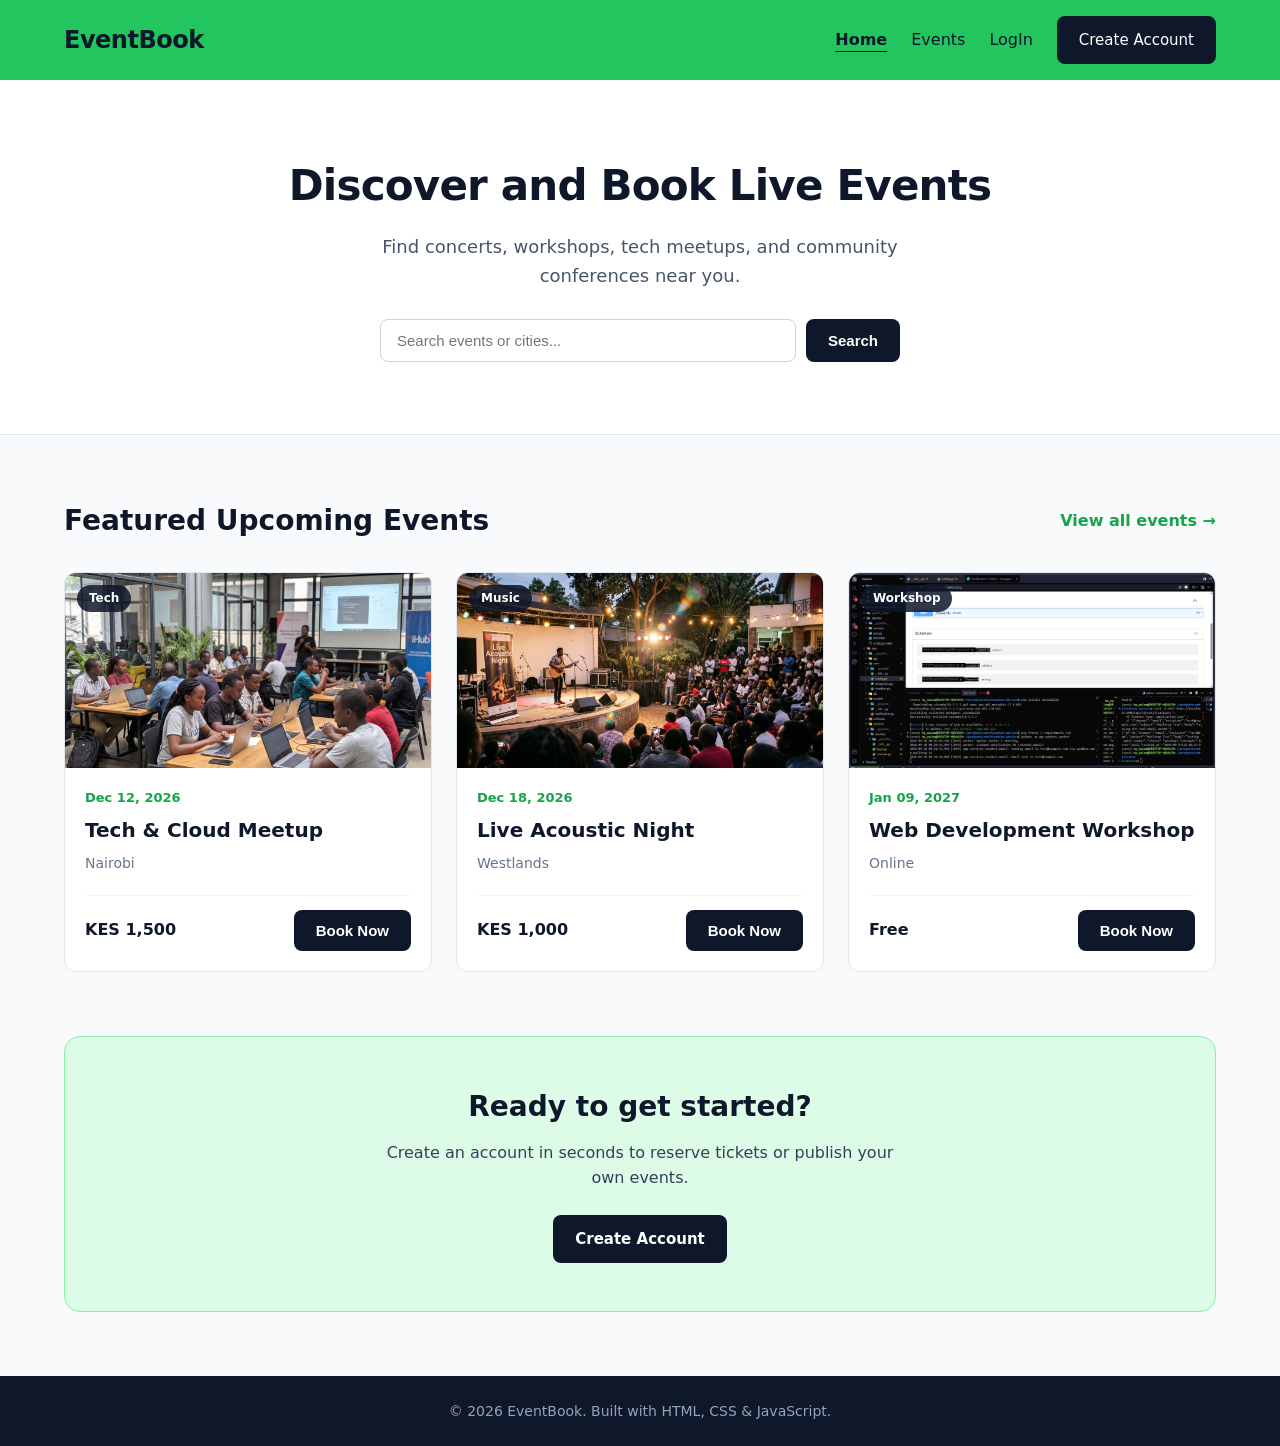
<file: index.html>
<!DOCTYPE html>
<html lang="en">
<head>
  <meta charset="UTF-8" />
  <meta name="viewport" content="width=device-width, initial-scale=1.0" />
  <title>Event Booking Platform – Home</title>
  <link rel="stylesheet" href="css/index.css" />
</head>
<body>

  <!-- Header & Navigation -->
  <header class="site-header">
    <div class="container nav-wrapper">
      <a href="index.html" class="brand">EventBook</a>
      <nav class="nav-links" id="mainNav">
        <a href="index.html" class="active">Home</a>
        <a href="events.html">Events</a>
        <a href="login.html">LogIn</a>
        <a href="register.html" class="btn btn-primary">Create Account</a>
      </nav>
    </div>
  </header>

  <main>
    <!-- Hero Section -->
    <section class="hero">
      <div class="container">
        <h1>Discover and Book Live Events</h1>
        <p>Find concerts, workshops, tech meetups, and community conferences near you.</p>
        <form class="search-form" action="events.html" method="GET">
          <input type="text" name="q" placeholder="Search events or cities..." aria-label="Search events" />
          <button type="submit" class="btn btn-primary">Search</button>
        </form>
      </div>
    </section>

    <!-- Featured Events -->
    <section class="section">
      <div class="container">
        <div class="section-header">
          <h2>Featured Upcoming Events</h2>
          <a href="events.html">View all events &rarr;</a>
        </div>

        <div class="grid-3" id="featuredEventsGrid">
          <!-- Event Card 1 -->
          <article class="event-card">
            <div class="event-card-image">
              <img src="images/tech-meetup.jpg" alt="Nairobi Tech Meetup" />
              <span class="event-badge">Tech</span>
            </div>
            <div class="event-card-body">
              <p class="event-date">Sat, Dec 12 &bull; 10:00 AM</p>
              <h3 class="event-title">Nairobi Tech Meetup 2026</h3>
              <p class="event-location">iHub, Nairobi</p>
              <div class="event-card-footer">
                <span class="event-price">Free</span>
                <a href="events.html" class="btn btn-primary">Book Now</a>
              </div>
            </div>
          </article>

          <!-- Event Card 2 -->
          <article class="event-card">
            <div class="event-card-image">
              <img src="images/concert.jpg" alt="Live Acoustic Night" />
              <span class="event-badge">Music</span>
            </div>
            <div class="event-card-body">
              <p class="event-date">Fri, Dec 18 &bull; 7:00 PM</p>
              <h3 class="event-title">Live Acoustic Night</h3>
              <p class="event-location">Alliance Fran&ccedil;aise, Nairobi</p>
              <div class="event-card-footer">
                <span class="event-price">KES 1,000</span>
                <a href="events.html" class="btn btn-primary">Book Now</a>
              </div>
            </div>
          </article>

          <!-- Event Card 3 -->
          <article class="event-card">
            <div class="event-card-image">
              <img src="images/workshop.jpg" alt="UI/UX Design Workshop" />
              <span class="event-badge">Workshop</span>
            </div>
            <div class="event-card-body">
              <p class="event-date">Sat, Dec 20 &bull; 9:30 AM</p>
              <h3 class="event-title">UI/UX &amp; Frontend Workshop</h3>
              <p class="event-location">Nairobi Garage, Westlands</p>
              <div class="event-card-footer">
                <span class="event-price">KES 500</span>
                <a href="events.html" class="btn btn-primary">Book Now</a>
              </div>
            </div>
          </article>
        </div>
      </div>
    </section>

    <!-- Account Call to Action -->
    <section class="section" style="padding-top: 0;">
      <div class="container">
        <div class="cta-box">
          <h2>Ready to get started?</h2>
          <p>Create an account in seconds to reserve tickets or publish your own events.</p>
          <div class="cta-actions">
            <a href="register.html" class="btn btn-primary">Create Account</a>
            
          </div>
        </div>
      </div>
    </section>
  </main>

  <!-- Footer -->
  <footer class="site-footer">
    <div class="container">
      <p>&copy; 2026 EventBook. Built with HTML, CSS &amp; JavaScript.</p>
    </div>
  </footer>

  <script src="js/app.js"></script>
</body>
</html>
</file>
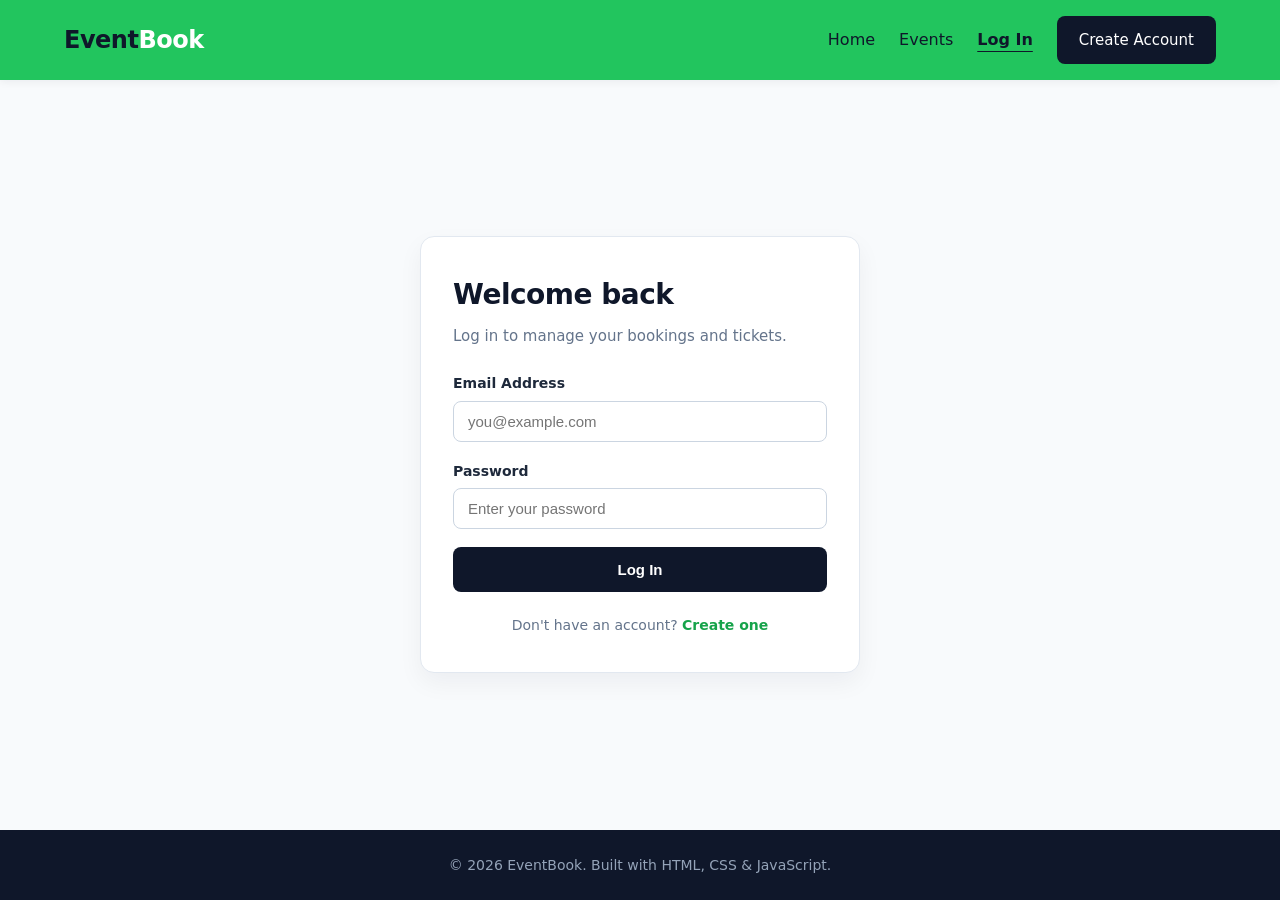
<file: dashboard.html>
<!DOCTYPE html>
<html lang="en">
<head>
  <meta charset="UTF-8" />
  <meta name="viewport" content="width=device-width, initial-scale=1.0" />
  <title>EventBook — My Dashboard</title>
  <link rel="stylesheet" href="css/dashboard.css" />
</head>
<body>

  <header class="site-header">
    <div class="container nav-wrapper">
      <a href="index.html" class="brand">Event<span>Book</span></a>
      <nav class="nav-links" id="mainNav"></nav>
    </div>
  </header>

  <main class="section">
    <div class="container">
      <div class="section-header">
        <div>
          <h1 id="welcomeHeading">My Dashboard</h1>
          <p class="meta" id="userRoleBadge"></p>
        </div>
        <a href="events.html" class="btn btn-primary">Book More Events</a>
      </div>

      <h2 style="margin-bottom: 1.25rem;">My Booked Tickets</h2>
      <div class="grid-3" id="bookedTicketsGrid"></div>
    </div>
  </main>

  <footer class="site-footer">
    <div class="container">
      <p>&copy; 2026 EventBook. Built with HTML, CSS &amp; JavaScript.</p>
    </div>
  </footer>

  <script src="js/app.js"></script>
</body>
</html>
</file>
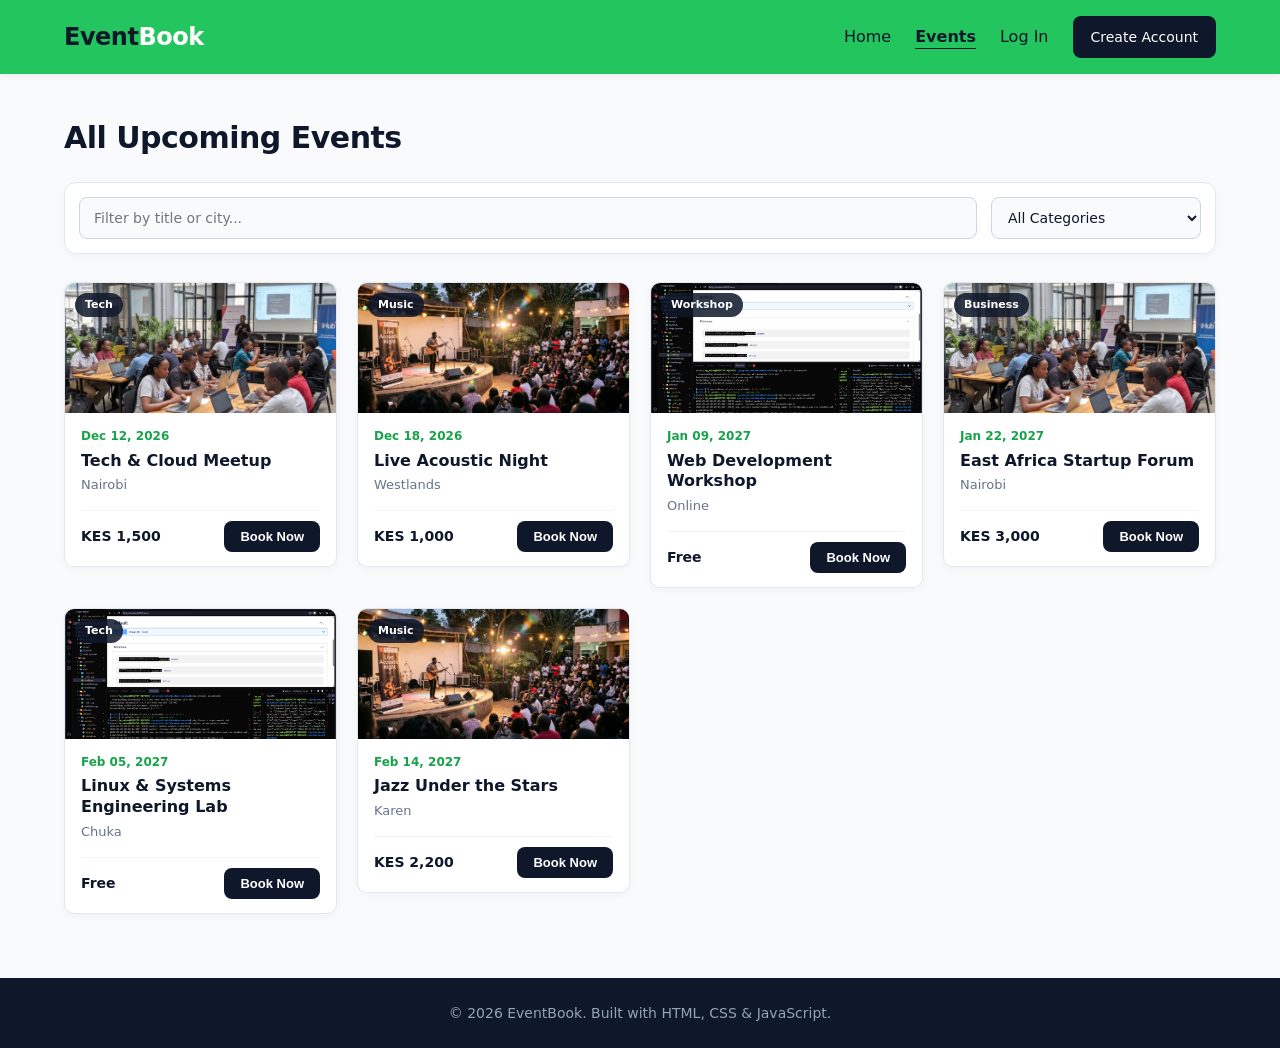
<file: events.html>
<!DOCTYPE html>
<html lang="en">
<head>
  <meta charset="UTF-8" />
  <meta name="viewport" content="width=device-width, initial-scale=1.0" />
  <title>EventBook — Browse Events</title>
  <link rel="stylesheet" href="css/event.css" />
</head>
<body>

  <header class="site-header">
    <div class="container nav-wrapper">
      <a href="index.html" class="brand">Event<span>Book</span></a>
      <nav class="nav-links" id="mainNav">
        <a href="index.html">Home</a>
        <a href="events.html" class="active">Events</a>
        <a href="login.html">Log In</a>
        <a href="register.html" class="btn btn-primary">Create Account</a>
      </nav>
    </div>
  </header>

  <main class="section">
    <div class="container">
      <div class="section-header">
        <h1>All Upcoming Events</h1>
      </div>

      <!-- Search & Category Filter Controls -->
      <div class="filter-bar">
        <input type="text" id="eventSearch" placeholder="Filter by title or city..." />
        <select id="categoryFilter" aria-label="Filter by category">
          <option value="all">All Categories</option>
          <option value="Tech">Tech</option>
          <option value="Music">Music</option>
          <option value="Workshop">Workshop</option>
          <option value="Business">Business</option>
        </select>
      </div>

      <div id="bookingMessage" class="alert"></div>
      <div class="grid-3" id="allEventsGrid"></div>
    </div>
  </main>

  <footer class="site-footer">
    <div class="container">
      <p>&copy; 2026 EventBook. Built with HTML, CSS &amp; JavaScript.</p>
    </div>
  </footer>

  <script src="js/app.js"></script>
</body>
</html>
</file>
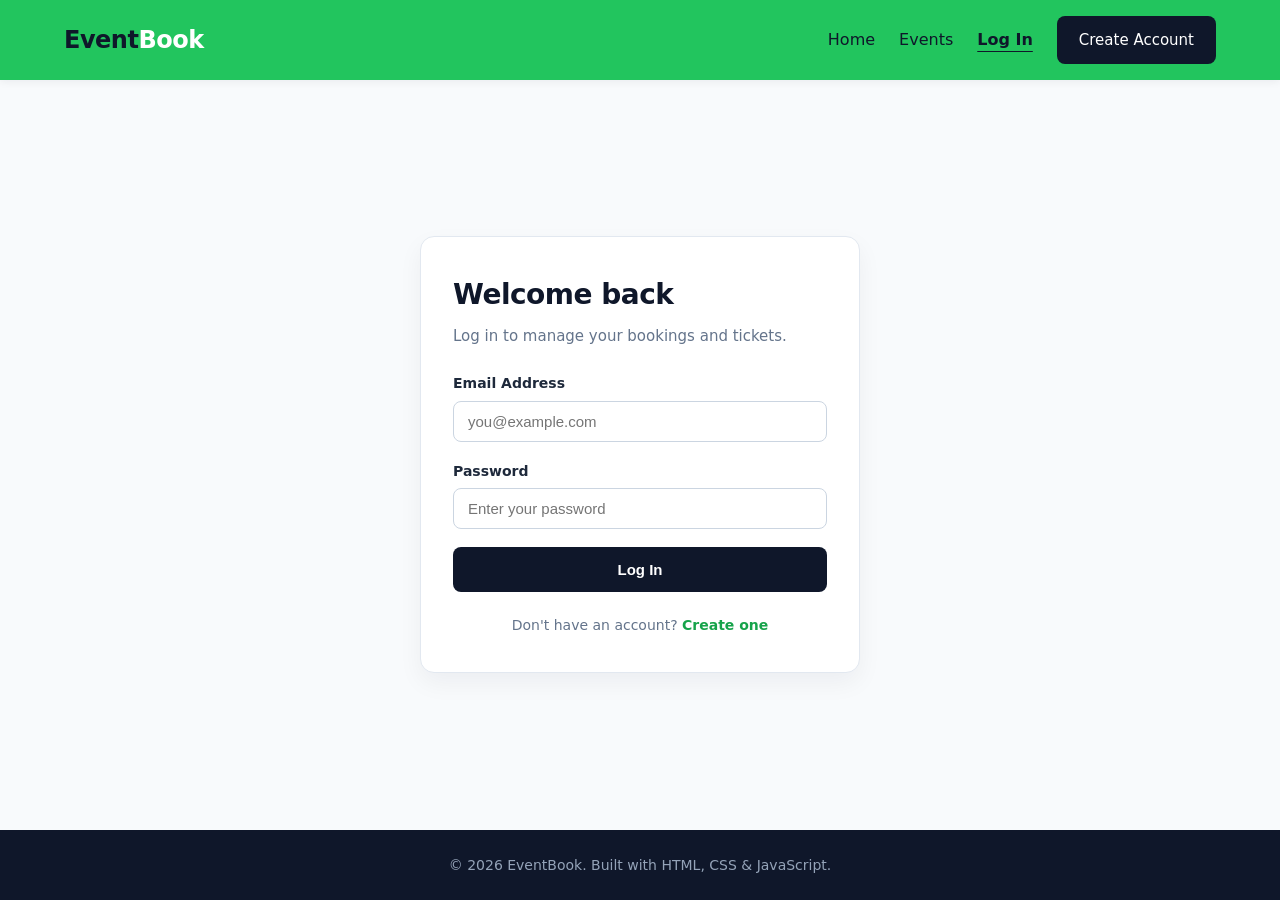
<file: login.html>
<!DOCTYPE html>
<html lang="en">
<head>
  <meta charset="UTF-8" />
  <meta name="viewport" content="width=device-width, initial-scale=1.0" />
  <title>EventBook — Log In</title>
  <link rel="stylesheet" href="css/login.css" />
</head>
<body>

  <header class="site-header">
    <div class="container nav-wrapper">
      <a href="index.html" class="brand">Event<span>Book</span></a>
      <nav class="nav-links" id="mainNav">
        <a href="index.html">Home</a>
        <a href="events.html">Events</a>
        <a href="login.html" class="active">Log In</a>
        <a href="register.html" class="btn btn-primary">Create Account</a>
      </nav>
    </div>
  </header>

  <main class="container">
    <section class="auth-wrapper">
      <h1>Welcome back</h1>
      <p class="subtitle">Log in to manage your bookings and tickets.</p>

      <div id="loginAlert" class="alert"></div>

      <form id="loginForm" novalidate>
        <div class="form-group">
          <label for="loginEmail">Email Address</label>
          <input type="email" id="loginEmail" required placeholder="you@example.com" />
        </div>

        <div class="form-group">
          <label for="loginPassword">Password</label>
          <input type="password" id="loginPassword" required placeholder="Enter your password" />
        </div>

        <button type="submit" class="btn btn-primary btn-block">Log In</button>
      </form>

      <p class="auth-footer">
        Don't have an account? <a href="register.html">Create one</a>
      </p>
    </section>
  </main>

  <footer class="site-footer">
    <div class="container">
      <p>&copy; 2026 EventBook. Built with HTML, CSS &amp; JavaScript.</p>
    </div>
  </footer>

  <script src="js/app.js"></script>
</body>
</html>
</file>
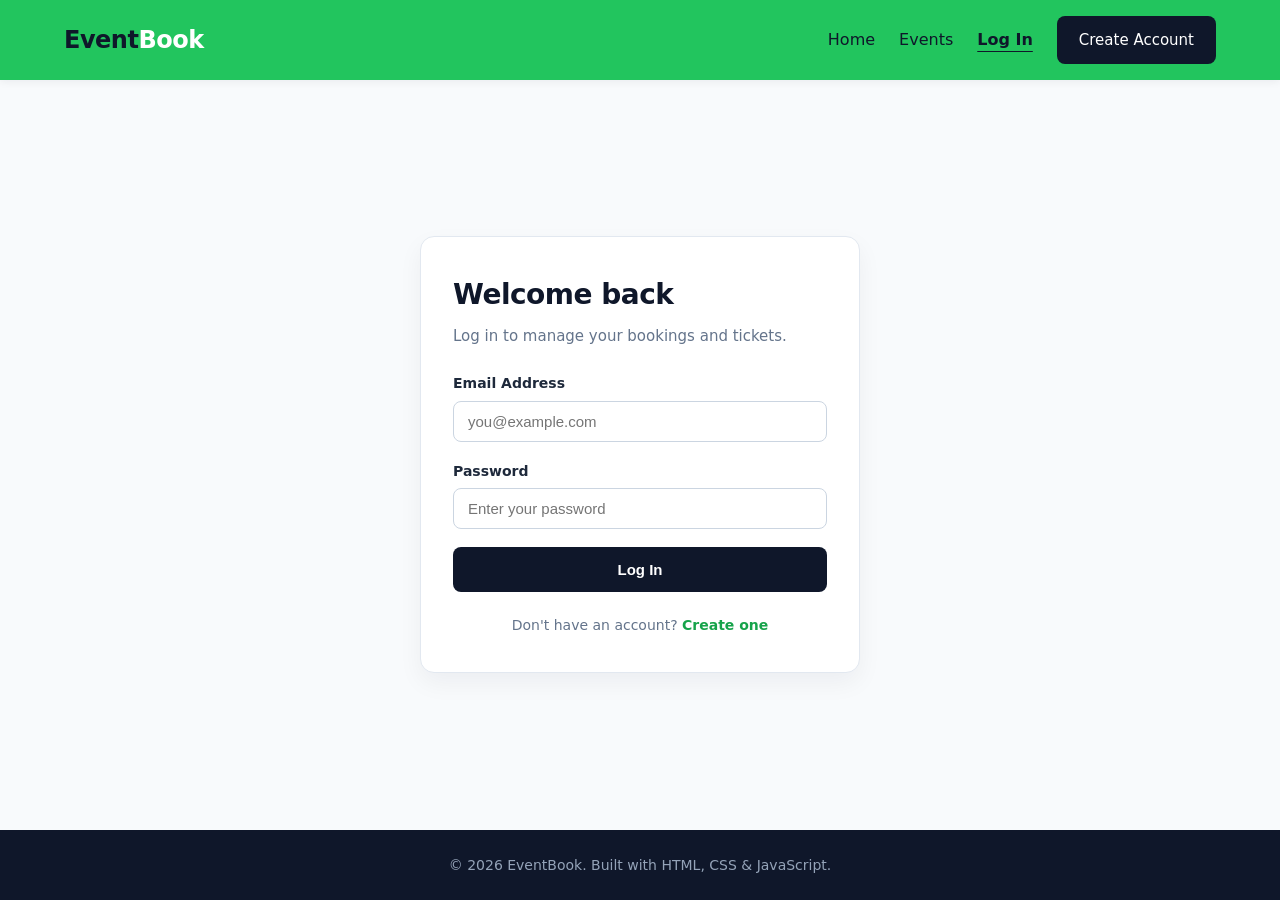
<file: payment.html>
<!DOCTYPE html>
<html lang="en">
<head>
  <meta charset="UTF-8" />
  <meta name="viewport" content="width=device-width, initial-scale=1.0" />
  <title>EventBook — Checkout &amp; Payment</title>
  <link rel="stylesheet" href="css/payment.css" />
</head>
<body>

  <header class="site-header">
    <div class="container nav-wrapper">
      <a href="index.html" class="brand">Event<span>Book</span></a>
      <nav class="nav-links" id="mainNav">
        <a href="index.html">Home</a>
        <a href="events.html">Events</a>
        <a href="dashboard.html">My Tickets</a>
      </nav>
    </div>
  </header>

  <main class="container">
    <section class="auth-wrapper">
      <h1>Complete Your Booking</h1>
      <p class="subtitle">Review your selected event and enter your payment details.</p>

      <!-- Populated automatically by js/app.js -->
      <div id="paymentSummary" class="payment-summary"></div>

      <div id="paymentAlert" class="alert"></div>

      <form id="paymentForm" novalidate>
        <div class="form-group">
          <label for="paymentMethod">Payment Method</label>
          <select id="paymentMethod">
            <option value="M-Pesa">M-Pesa Express</option>
            <option value="Card">Debit / Credit Card</option>
          </select>
        </div>

        <div class="form-group" id="mpesaGroup">
          <label for="mpesaPhone">M-Pesa Phone Number</label>
          <input type="tel" id="mpesaPhone" placeholder="0712 345 678" />
        </div>

        <div class="form-group" id="cardGroup" style="display: none;">
          <label for="cardNumber">Card Number</label>
          <input type="text" id="cardNumber" maxlength="19" placeholder="4532 •••• •••• 1234" />
        </div>

        <div class="form-group">
          <label for="ticketQty">Number of Tickets</label>
          <input type="number" id="ticketQty" min="1" max="10" value="1" required />
        </div>

        <button type="submit" class="btn btn-primary btn-block">Confirm &amp; Pay</button>
      </form>

      <p class="auth-footer">
        Changed your mind? <a href="index.html">Cancel and return home</a>
      </p>
    </section>
  </main>

  <footer class="site-footer">
    <div class="container">
      <p>&copy; 2026 EventBook. Built with HTML, CSS &amp; JavaScript.</p>
    </div>
  </footer>

  <script src="js/app.js"></script>
</body>
</html>
</file>
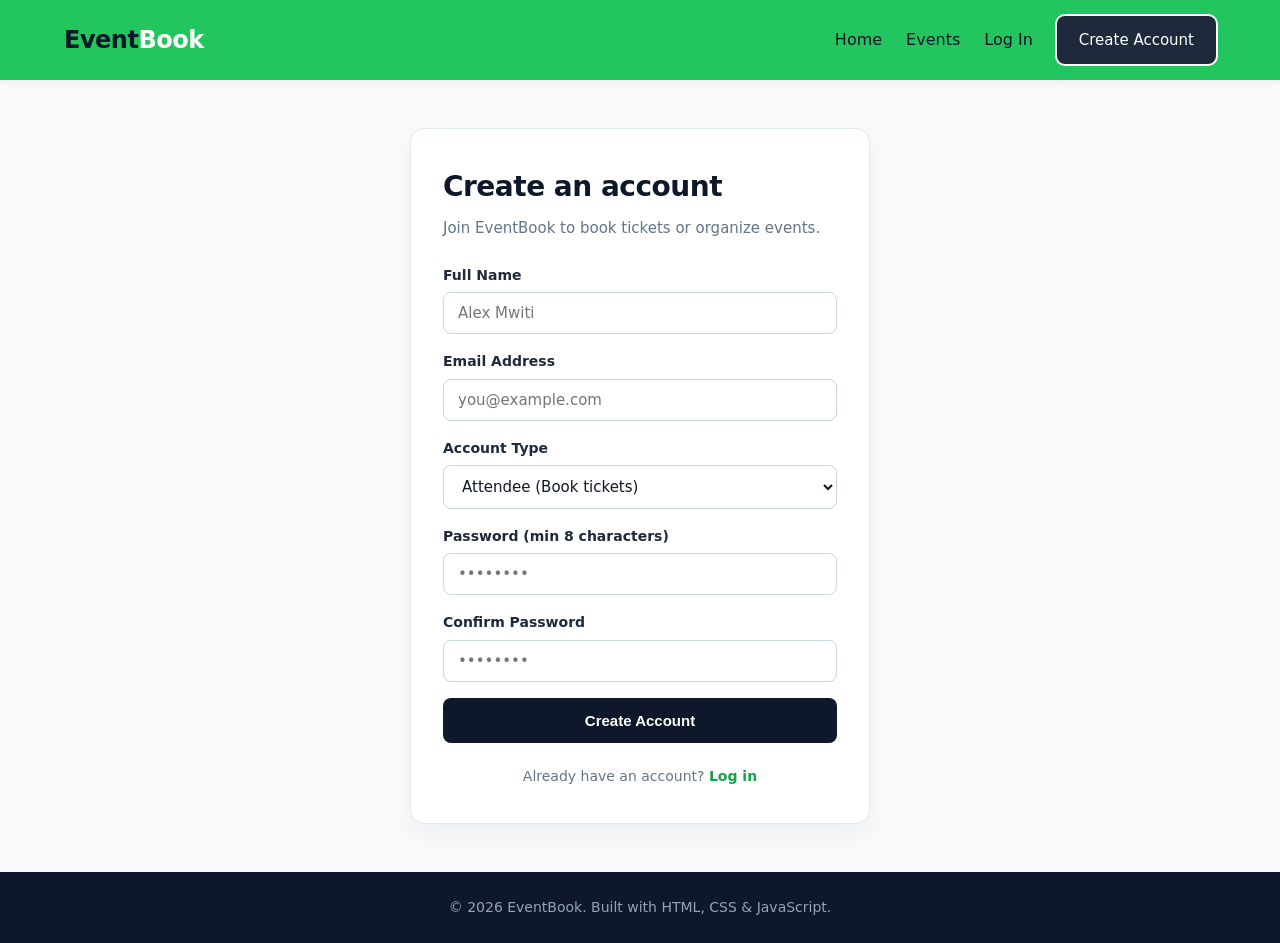
<file: register.html>
<!DOCTYPE html>
<html lang="en">
<head>
  <meta charset="UTF-8" />
  <meta name="viewport" content="width=device-width, initial-scale=1.0" />
  <title>EventBook — Create Account</title>
  <link rel="stylesheet" href="css/register.css" />
</head>
<body>

  <header class="site-header">
    <div class="container nav-wrapper">
      <a href="index.html" class="brand">Event<span>Book</span></a>
      <nav class="nav-links" id="mainNav">
        <a href="index.html">Home</a>
        <a href="events.html">Events</a>
        <a href="login.html">Log In</a>
        <a href="register.html" class="btn btn-primary active">Create Account</a>
      </nav>
    </div>
  </header>

  <main class="container">
    <section class="auth-wrapper">
      <h1>Create an account</h1>
      <p class="subtitle">Join EventBook to book tickets or organize events.</p>

      <div id="registerAlert" class="alert"></div>

      <form id="registerForm" novalidate>
        <div class="form-group">
          <label for="regName">Full Name</label>
          <input type="text" id="regName" required placeholder="Alex Mwiti" />
        </div>

        <div class="form-group">
          <label for="regEmail">Email Address</label>
          <input type="email" id="regEmail" required placeholder="you@example.com" />
        </div>

        <div class="form-group">
          <label for="regRole">Account Type</label>
          <select id="regRole">
            <option value="Attendee">Attendee (Book tickets)</option>
            <option value="Organizer">Event Organizer (Host events)</option>
          </select>
        </div>

        <div class="form-group">
          <label for="regPassword">Password (min 8 characters)</label>
          <input type="password" id="regPassword" minlength="8" required placeholder="••••••••" />
        </div>

        <div class="form-group">
          <label for="regConfirm">Confirm Password</label>
          <input type="password" id="regConfirm" required placeholder="••••••••" />
        </div>

        <button type="submit" class="btn btn-primary btn-block">Create Account</button>
      </form>

      <p class="auth-footer">
        Already have an account? <a href="login.html">Log in</a>
      </p>
    </section>
  </main>

  <footer class="site-footer">
    <div class="container">
      <p>&copy; 2026 EventBook. Built with HTML, CSS &amp; JavaScript.</p>
    </div>
  </footer>

  <script src="js/app.js"></script>
</body>
</html>
</file>
<file: css/index.css>
/* Global Reset & Base Styles */
* {
  box-sizing: border-box;
  margin: 0;
  padding: 0;
}

body {
  min-height: 100vh;
  display: flex;
  flex-direction: column;
  font-family: system-ui, -apple-system, BlinkMacSystemFont, "Segoe UI", Roboto, sans-serif;
  color: #0F172A;
  background-color: #f8fafc;
  line-height: 1.6;
}

.container {
  width: 100%;
  max-width: 1200px;
  margin: 0 auto;
  padding: 0 24px;
}

/* Reusable Buttons */
.btn {
  display: inline-block;
  padding: 10px 20px;
  border-radius: 8px;
  font-size: 15px;
  font-weight: 600;
  text-decoration: none;
  cursor: pointer;
  border: 2px solid transparent;
  transition: background-color 0.2s ease, color 0.2s ease, border-color 0.2s ease;
}

.btn-primary {
  background-color: #0F172A;
  color: #ffffff;
}

.btn-primary:hover {
  background-color: #1e293b;
}

.btn-outline {
  background-color: transparent;
  color: #0F172A;
  border-color: #0F172A;
}

.btn-outline:hover {
  background-color: #0F172A;
  color: #ffffff;
}

/* Header & Navigation */
.site-header {
  background-color: #22c55e;
  padding: 16px 0;
  box-shadow: 0 2px 8px rgba(15, 23, 42, 0.06);
}

.nav-wrapper {
  display: flex;
  justify-content: space-between;
  align-items: center;
}

.brand {
  font-size: 24px;
  font-weight: 800;
  color: #0F172A;
  text-decoration: none;
  letter-spacing: -0.5px;
}

.nav-links {
  display: flex;
  align-items: center;
  gap: 24px;
}

.nav-links a {
  color: #0F172A;
  text-decoration: none;
  font-weight: 500;
}

.nav-links a:hover {
  opacity: 0.8;
}

.nav-links a.active {
  font-weight: 700;
  text-decoration: underline;
  text-underline-offset: 6px;
}

.nav-links .btn-primary {
  color: #ffffff;
}

/* Main Content */
main {
  flex: 1;
}

/* Hero Section */
.hero {
  background-color: #ffffff;
  border-bottom: 1px solid #e2e8f0;
  text-align: center;
  padding: 72px 0;
}

.hero h1 {
  font-size: 42px;
  font-weight: 800;
  margin-bottom: 14px;
  letter-spacing: -0.8px;
}

.hero p {
  font-size: 18px;
  color: #475569;
  max-width: 600px;
  margin: 0 auto 28px;
}

.search-form {
  display: flex;
  justify-content: center;
  gap: 10px;
  max-width: 520px;
  margin: 0 auto;
}

.search-form input {
  flex: 1;
  padding: 12px 16px;
  font-size: 15px;
  border: 1px solid #cbd5e1;
  border-radius: 8px;
  outline: none;
}

.search-form input:focus {
  border-color: #22c55e;
  box-shadow: 0 0 0 3px rgba(34, 197, 94, 0.2);
}

/* Sections & Section Headers */
.section {
  padding: 64px 0;
}

.section-header {
  display: flex;
  justify-content: space-between;
  align-items: center;
  margin-bottom: 28px;
}

.section-header h2 {
  font-size: 28px;
  font-weight: 700;
}

.section-header a {
  color: #16a34a;
  font-weight: 600;
  text-decoration: none;
}

.section-header a:hover {
  text-decoration: underline;
}

/* 3-Column Event Grid & Image Cards */
.grid-3 {
  display: grid;
  grid-template-columns: repeat(auto-fit, minmax(300px, 1fr));
  gap: 24px;
}

.event-card {
  background-color: #ffffff;
  border: 1px solid #e2e8f0;
  border-radius: 12px;
  overflow: hidden;
  display: flex;
  flex-direction: column;
  transition: transform 0.2s ease, box-shadow 0.2s ease;
}

.event-card:hover {
  transform: translateY(-4px);
  box-shadow: 0 12px 24px rgba(15, 23, 42, 0.08);
}

.event-card-image {
  position: relative;
  width: 100%;
  height: 195px;
  background-color: #e2e8f0;
}

.event-card-image img {
  width: 100%;
  height: 100%;
  object-fit: cover;
  display: block;
}

.event-badge {
  position: absolute;
  top: 12px;
  left: 12px;
  background-color: rgba(15, 23, 42, 0.85);
  color: #ffffff;
  font-size: 12px;
  font-weight: 600;
  padding: 4px 12px;
  border-radius: 999px;
}

.event-card-body {
  padding: 20px;
  display: flex;
  flex-direction: column;
  flex: 1;
}

.event-date {
  font-size: 13px;
  font-weight: 600;
  color: #16a34a;
  margin-bottom: 6px;
}

.event-title {
  font-size: 20px;
  font-weight: 700;
  margin-bottom: 6px;
  color: #0F172A;
}

.event-location {
  font-size: 14px;
  color: #64748b;
  margin-bottom: 20px;
}

.event-card-footer {
  margin-top: auto;
  padding-top: 14px;
  border-top: 1px solid #f1f5f9;
  display: flex;
  justify-content: space-between;
  align-items: center;
}

.event-price {
  font-size: 16px;
  font-weight: 700;
}

/* Call to Action Box */
.cta-box {
  background-color: #dcfce7;
  border: 1px solid #86efac;
  border-radius: 16px;
  padding: 48px 24px;
  text-align: center;
}

.cta-box h2 {
  font-size: 28px;
  margin-bottom: 10px;
}

.cta-box p {
  color: #334155;
  max-width: 540px;
  margin: 0 auto 24px;
}

.cta-actions {
  display: flex;
  justify-content: center;
  gap: 14px;
  flex-wrap: wrap;
}

/* Footer */
.site-footer {
  background-color: #0F172A;
  color: #94a3b8;
  text-align: center;
  padding: 24px 0;
  font-size: 14px;
}

/* Mobile Adjustments */
@media (max-width: 640px) {
  .nav-wrapper {
    flex-direction: column;
    gap: 14px;
  }

  .nav-links {
    flex-wrap: wrap;
    justify-content: center;
    gap: 14px;
  }

  .hero h1 {
    font-size: 32px;
  }

  .search-form {
    flex-direction: column;
  }

  .section-header {
    flex-direction: column;
    align-items: flex-start;
    gap: 8px;
  }
}
</file>
<file: css/dashboard.css>
/* Dashboard Header Banner */
/* Global Reset & Base Styles */
* {
  box-sizing: border-box;
  margin: 0;
  padding: 0;
}

body {
  min-height: 100vh;
  display: flex;
  flex-direction: column;
  font-family: system-ui, -apple-system, BlinkMacSystemFont, "Segoe UI", Roboto, sans-serif;
  color: #0F172A;
  background-color: #f8fafc;
  line-height: 1.6;
}

.container {
  width: 100%;
  max-width: 1200px;
  margin: 0 auto;
  padding: 0 24px;
}

/* Reusable Buttons */
.btn {
  display: inline-block;
  padding: 10px 20px;
  border-radius: 8px;
  font-size: 15px;
  font-weight: 600;
  text-decoration: none;
  cursor: pointer;
  border: 2px solid transparent;
  transition: background-color 0.2s ease, color 0.2s ease, border-color 0.2s ease;
}

.btn-primary {
  background-color: #0F172A;
  color: #ffffff;
}

.btn-primary:hover {
  background-color: #1e293b;
}

.btn-outline {
  background-color: transparent;
  color: #0F172A;
  border-color: #0F172A;
}

.btn-outline:hover {
  background-color: #0F172A;
  color: #ffffff;
}

/* Header & Navigation */
.site-header {
  background-color: #22c55e;
  padding: 16px 0;
  box-shadow: 0 2px 8px rgba(15, 23, 42, 0.06);
}

.nav-wrapper {
  display: flex;
  justify-content: space-between;
  align-items: center;
}

.brand {
  font-size: 24px;
  font-weight: 800;
  color: #0F172A;
  text-decoration: none;
  letter-spacing: -0.5px;
}

.nav-links {
  display: flex;
  align-items: center;
  gap: 24px;
}

.nav-links a {
  color: #0F172A;
  text-decoration: none;
  font-weight: 500;
}

.nav-links a:hover {
  opacity: 0.8;
}

.nav-links a.active {
  font-weight: 700;
  text-decoration: underline;
  text-underline-offset: 6px;
}

.nav-links .btn-primary {
  color: #ffffff;
}
.dashboard-header {
  background-color: #ffffff;
  border-bottom: 1px solid #e2e8f0;
  padding: 40px 0;
  margin-bottom: 36px;
}

.dashboard-header-wrapper {
  display: flex;
  justify-content: space-between;
  align-items: center;
  flex-wrap: wrap;
  gap: 16px;
}

.dashboard-header h1 {
  font-size: 30px;
  font-weight: 800;
  color: #0F172A;
  margin-bottom: 6px;
  letter-spacing: -0.5px;
}

/* Role & Email Pill (#userRoleBadge) */
.role-badge {
  display: inline-block;
  background-color: #dcfce7;
  color: #15803d;
  border: 1px solid #86efac;
  font-size: 13px;
  font-weight: 600;
  padding: 5px 14px;
  border-radius: 999px;
}

/* Booked Tickets Section */
.dashboard-section {
  padding-bottom: 64px;
}

.dashboard-section h2 {
  font-size: 22px;
  font-weight: 700;
  margin-bottom: 20px;
  color: #0F172A;
}

/* 3-Column Ticket Grid (#bookedTicketsGrid) */
#bookedTicketsGrid,
.grid-3 {
  display: grid;
  grid-template-columns: repeat(auto-fill, minmax(300px, 1fr));
  gap: 24px;
}

/* Empty State Message ("You haven't booked any tickets yet...") */
#bookedTicketsGrid .meta {
  grid-column: 1 / -1;
  background-color: #ffffff;
  border: 1px dashed #cbd5e1;
  border-radius: 12px;
  padding: 40px 24px;
  text-align: center;
  font-size: 15px;
  color: #64748b;
}

#bookedTicketsGrid .meta a {
  color: #16a34a;
  font-weight: 600;
  text-decoration: none;
}

#bookedTicketsGrid .meta a:hover {
  text-decoration: underline;
}

/* Event Ticket Cards inside Dashboard */
.event-card {
  background-color: #ffffff;
  border: 1px solid #e2e8f0;
  border-radius: 12px;
  overflow: hidden;
  display: flex;
  flex-direction: column;
  transition: transform 0.2s ease, box-shadow 0.2s ease;
}

.event-card:hover {
  transform: translateY(-4px);
  box-shadow: 0 12px 24px rgba(15, 23, 42, 0.08);
}

.event-card-image {
  position: relative;
  width: 100%;
  height: 190px;
  background-color: #e2e8f0;
}

.event-card-image img {
  width: 100%;
  height: 100%;
  object-fit: cover;
  display: block;
}

.event-badge {
  position: absolute;
  top: 12px;
  left: 12px;
  background-color: rgba(15, 23, 42, 0.85);
  color: #ffffff;
  font-size: 12px;
  font-weight: 600;
  padding: 4px 12px;
  border-radius: 999px;
}

.event-card-body {
  padding: 20px;
  display: flex;
  flex-direction: column;
  flex: 1;
}

.event-date {
  font-size: 13px;
  font-weight: 600;
  color: #16a34a;
  margin-bottom: 6px;
}

.event-title {
  font-size: 20px;
  font-weight: 700;
  margin-bottom: 6px;
  color: #0F172A;
}

.event-location {
  font-size: 14px;
  color: #64748b;
  margin-bottom: 20px;
}

.event-card-footer {
  margin-top: auto;
  padding-top: 14px;
  border-top: 1px solid #f1f5f9;
  display: flex;
  justify-content: space-between;
  align-items: center;
}

.event-price {
  font-size: 16px;
  font-weight: 700;
}

/* Cancel Ticket Button Hover (Red warning tint) */
#bookedTicketsGrid .btn-outline:hover {
  background-color: #dc2626;
  border-color: #dc2626;
  color: #ffffff;
}

@media (max-width: 640px) {
  .dashboard-header {
    padding: 28px 0;
  }

  .dashboard-header h1 {
    font-size: 24px;
  }
}
</file>
<file: css/event.css>
/* Global Reset & Base Layout */
* {
  box-sizing: border-box;
  margin: 0;
  padding: 0;
}

body {
  min-height: 100vh;
  display: flex;
  flex-direction: column;
  font-family: system-ui, -apple-system, BlinkMacSystemFont, "Segoe UI", Roboto, sans-serif;
  color: #0F172A;
  background-color: #f8fafc;
  line-height: 1.6;
}

.container {
  width: 100%;
  max-width: 1200px;
  margin: 0 auto;
  padding: 0 24px;
}

/* Header & Navigation */
.site-header {
  background-color: #22c55e;
  padding: 16px 0;
  box-shadow: 0 2px 8px rgba(15, 23, 42, 0.06);
}

.nav-wrapper {
  display: flex;
  justify-content: space-between;
  align-items: center;
}

.brand {
  font-size: 24px;
  font-weight: 800;
  color: #0F172A;
  text-decoration: none;
  letter-spacing: -0.5px;
}

.brand span {
  color: #ffffff;
}

.nav-links {
  display: flex;
  align-items: center;
  gap: 24px;
}

.nav-links a {
  color: #0F172A;
  text-decoration: none;
  font-weight: 500;
}

.nav-links a:hover {
  opacity: 0.85;
}

.nav-links a.active:not(.btn) {
  font-weight: 700;
  text-decoration: underline;
  text-underline-offset: 6px;
}

/* Reusable Buttons */
.btn {
  display: inline-block;
  padding: 8px 16px;
  border-radius: 8px;
  font-size: 14px;
  font-weight: 600;
  text-decoration: none;
  text-align: center;
  cursor: pointer;
  border: 2px solid transparent;
  transition: background-color 0.2s ease, color 0.2s ease;
}

.btn-primary {
  background-color: #0F172A;
  color: #ffffff;
}

.btn-primary:hover {
  background-color: #1e293b;
}

.nav-links a.btn-primary {
  color: #ffffff;
}

.btn-outline {
  background-color: transparent;
  color: #0F172A;
  border-color: #0F172A;
}

.btn-outline:hover {
  background-color: #0F172A;
  color: #ffffff;
}

/* Main Events Section */
main.section {
  flex: 1;
  padding: 40px 0 64px;
}

.section-header {
  margin-bottom: 20px;
}

.section-header h1 {
  font-size: 30px;
  font-weight: 800;
  color: #0F172A;
  letter-spacing: -0.5px;
}

/* Search & Category Filter Bar */
.filter-bar {
  display: flex;
  gap: 14px;
  margin-bottom: 28px;
  background-color: #ffffff;
  padding: 14px;
  border: 1px solid #e2e8f0;
  border-radius: 12px;
  box-shadow: 0 2px 10px rgba(15, 23, 42, 0.04);
}

.filter-bar input {
  flex: 1;
  height: 42px;
  padding: 0 14px;
  font-size: 14px;
  font-family: inherit;
  color: #0F172A;
  background-color: #f8fafc;
  border: 1px solid #cbd5e1;
  border-radius: 8px;
  outline: none;
}

.filter-bar select {
  width: 210px;
  height: 42px;
  padding: 0 12px;
  font-size: 14px;
  font-family: inherit;
  color: #0F172A;
  background-color: #f8fafc;
  border: 1px solid #cbd5e1;
  border-radius: 8px;
  outline: none;
  cursor: pointer;
}

.filter-bar input:focus,
.filter-bar select:focus {
  background-color: #ffffff;
  border-color: #22c55e;
  box-shadow: 0 0 0 3px rgba(34, 197, 94, 0.2);
}

/* Alert Banner */
.alert {
  display: none;
  padding: 12px 14px;
  border-radius: 8px;
  font-size: 14px;
  margin-bottom: 20px;
}

.alert.error {
  display: block;
  background-color: #fef2f2;
  color: #b91c1c;
  border: 1px solid #fecaca;
}

.alert.success {
  display: block;
  background-color: #f0fdf4;
  color: #15803d;
  border: 1px solid #bbf7d0;
}

/* Compact 3-to-4 Column Card Grid */
.grid-3 {
  display: grid;
  grid-template-columns: repeat(auto-fill, minmax(260px, 1fr));
  gap: 20px;
  align-items: start;
}

#allEventsGrid .meta {
  grid-column: 1 / -1;
  background-color: #ffffff;
  border: 1px dashed #cbd5e1;
  border-radius: 12px;
  padding: 36px 24px;
  text-align: center;
  color: #64748b;
}

/* Compact Event Card */
.event-card {
  max-width: 340px;
  width: 100%;
  background-color: #ffffff;
  border: 1px solid #e2e8f0;
  border-radius: 10px;
  overflow: hidden;
  display: flex;
  flex-direction: column;
  box-shadow: 0 2px 8px rgba(15, 23, 42, 0.04);
  transition: transform 0.2s ease, box-shadow 0.2s ease;
}

.event-card:hover {
  transform: translateY(-3px);
  box-shadow: 0 10px 20px rgba(15, 23, 42, 0.08);
}

/* Strictly Constrained Thumbnail Box */
.event-card-image {
  position: relative;
  width: 100%;
  height: 130px;
  max-height: 130px;
  overflow: hidden;
  background-color: #e2e8f0;
}

.event-card-image img {
  width: 100%;
  height: 100%;
  object-fit: cover;
  object-position: center;
  display: block;
}

.event-badge {
  position: absolute;
  top: 10px;
  left: 10px;
  background-color: rgba(15, 23, 42, 0.85);
  color: #ffffff;
  font-size: 11px;
  font-weight: 600;
  padding: 3px 10px;
  border-radius: 999px;
}

/* Card Body & Footer */
.event-card-body {
  padding: 14px 16px;
  display: flex;
  flex-direction: column;
  flex: 1;
}

.event-date {
  font-size: 12px;
  font-weight: 600;
  color: #16a34a;
  margin-bottom: 4px;
}

.event-title {
  font-size: 16px;
  font-weight: 700;
  color: #0F172A;
  line-height: 1.3;
  margin-bottom: 4px;
}

.event-location {
  font-size: 13px;
  color: #64748b;
  margin-bottom: 14px;
}

.event-card-footer {
  margin-top: auto;
  padding-top: 10px;
  border-top: 1px solid #f1f5f9;
  display: flex;
  justify-content: space-between;
  align-items: center;
}

.event-price {
  font-size: 14px;
  font-weight: 700;
  color: #0F172A;
}

.event-card-footer .btn {
  padding: 6px 14px;
  font-size: 13px;
}

/* Footer */
.site-footer {
  background-color: #0F172A;
  color: #94a3b8;
  text-align: center;
  padding: 24px 0;
  font-size: 14px;
}

/* Mobile Adjustments */
@media (max-width: 640px) {
  .nav-wrapper {
    flex-direction: column;
    gap: 12px;
  }

  .filter-bar {
    flex-direction: column;
  }

  .filter-bar select {
    width: 100%;
  }

  .event-card {
    max-width: 100%;
  }
}
</file>
<file: css/login.css>
/* Global Reset & Base Styles */
* {
  box-sizing: border-box;
  margin: 0;
  padding: 0;
}

body {
  min-height: 100vh;
  display: flex;
  flex-direction: column;
  font-family: system-ui, -apple-system, BlinkMacSystemFont, "Segoe UI", Roboto, sans-serif;
  color: #0F172A;
  background-color: #f8fafc;
  line-height: 1.6;
}

.container {
  width: 100%;
  max-width: 1200px;
  margin: 0 auto;
  padding: 0 24px;
}

/* Reusable Buttons */
.btn {
  display: inline-block;
  padding: 10px 20px;
  border-radius: 8px;
  font-size: 15px;
  font-weight: 600;
  text-decoration: none;
  text-align: center;
  cursor: pointer;
  border: 2px solid transparent;
  transition: background-color 0.2s ease, color 0.2s ease, border-color 0.2s ease;
}

.btn-primary {
  background-color: #0F172A;
  color: #ffffff;
}

.btn-primary:hover {
  background-color: #1e293b;
}

.btn-outline {
  background-color: transparent;
  color: #0F172A;
  border-color: #0F172A;
}

.btn-outline:hover {
  background-color: #0F172A;
  color: #ffffff;
}

.btn-block {
  display: block;
  width: 100%;
  padding: 12px 20px;
  margin-top: 8px;
}

/* Header & Navigation */
.site-header {
  background-color: #22c55e;
  padding: 16px 0;
  box-shadow: 0 2px 8px rgba(15, 23, 42, 0.06);
}

.nav-wrapper {
  display: flex;
  justify-content: space-between;
  align-items: center;
}

.brand {
  font-size: 24px;
  font-weight: 800;
  color: #0F172A;
  text-decoration: none;
  letter-spacing: -0.5px;
}

.brand span {
  color: #ffffff;
}

.nav-links {
  display: flex;
  align-items: center;
  gap: 24px;
}

.nav-links a {
  color: #0F172A;
  text-decoration: none;
  font-weight: 500;
}

.nav-links a:hover {
  opacity: 0.8;
}

.nav-links a.active {
  font-weight: 700;
  text-decoration: underline;
  text-underline-offset: 6px;
}

.nav-links .btn-primary {
  color: #ffffff;
}

/* Main Content Area (Centers Auth Card Vertically & Horizontally) */
main.container {
  flex: 1;
  display: flex;
  align-items: center;
  justify-content: center;
  padding-top: 48px;
  padding-bottom: 48px;
}

/* Login & Register Card */
.auth-wrapper {
  width: 100%;
  max-width: 440px;
  background-color: #ffffff;
  border: 1px solid #e2e8f0;
  border-radius: 14px;
  padding: 36px 32px;
  box-shadow: 0 10px 25px rgba(15, 23, 42, 0.05);
}

.auth-wrapper h1 {
  font-size: 28px;
  font-weight: 800;
  margin-bottom: 6px;
  letter-spacing: -0.5px;
}

.auth-wrapper .subtitle {
  font-size: 15px;
  color: #64748b;
  margin-bottom: 24px;
}

/* Alert Messages (Hidden until app.js adds .error or .success) */
.alert {
  display: none;
  padding: 12px 14px;
  border-radius: 8px;
  font-size: 14px;
  font-weight: 500;
  margin-bottom: 18px;
}

.alert.error {
  display: block;
  background-color: #fef2f2;
  color: #b91c1c;
  border: 1px solid #fecaca;
}

.alert.success {
  display: block;
  background-color: #f0fdf4;
  color: #15803d;
  border: 1px solid #bbf7d0;
}

/* Form Groups & Inputs */
.form-group {
  margin-bottom: 18px;
}

.form-group label {
  display: block;
  font-size: 14px;
  font-weight: 600;
  color: #1e293b;
  margin-bottom: 6px;
}

.form-group input,
.form-group select {
  width: 100%;
  padding: 11px 14px;
  font-size: 15px;
  color: #0F172A;
  background-color: #ffffff;
  border: 1px solid #cbd5e1;
  border-radius: 8px;
  outline: none;
  transition: border-color 0.2s ease, box-shadow 0.2s ease;
}

.form-group input:focus,
.form-group select:focus {
  border-color: #22c55e;
  box-shadow: 0 0 0 3px rgba(34, 197, 94, 0.2);
}

/* Bottom Link ("Don't have an account? Create one") */
.auth-footer {
  margin-top: 22px;
  text-align: center;
  font-size: 14px;
  color: #64748b;
}

.auth-footer a {
  color: #16a34a;
  font-weight: 600;
  text-decoration: none;
}

.auth-footer a:hover {
  text-decoration: underline;
}

/* Footer */
.site-footer {
  background-color: #0F172A;
  color: #94a3b8;
  text-align: center;
  padding: 24px 0;
  font-size: 14px;
}

/* Mobile Adjustments */
@media (max-width: 640px) {
  .nav-wrapper {
    flex-direction: column;
    gap: 14px;
  }

  .nav-links {
    flex-wrap: wrap;
    justify-content: center;
    gap: 14px;
  }

  .auth-wrapper {
    padding: 28px 20px;
  }
}
</file>
<file: css/payment.css>
/* Global Reset & Base Layout */
* {
  box-sizing: border-box;
  margin: 0;
  padding: 0;
}

body {
  min-height: 100vh;
  display: flex;
  flex-direction: column;
  font-family: system-ui, -apple-system, BlinkMacSystemFont, "Segoe UI", Roboto, sans-serif;
  color: #0F172A;
  background-color: #f1f5f9;
  line-height: 1.6;
}

.container {
  width: 100%;
  max-width: 1200px;
  margin: 0 auto;
  padding: 0 24px;
}

/* Header & Navigation */
.site-header {
  background-color: #22c55e;
  padding: 16px 0;
  box-shadow: 0 2px 8px rgba(15, 23, 42, 0.06);
}

.nav-wrapper {
  display: flex;
  justify-content: space-between;
  align-items: center;
}

.brand {
  font-size: 24px;
  font-weight: 800;
  color: #0F172A;
  text-decoration: none;
  letter-spacing: -0.5px;
}

.brand span {
  color: #ffffff;
}

.nav-links {
  display: flex;
  align-items: center;
  gap: 24px;
}

.nav-links a {
  color: #0F172A;
  text-decoration: none;
  font-weight: 500;
}

.nav-links a:hover {
  opacity: 0.8;
}

.nav-links .btn-outline {
  padding: 8px 16px;
  border: 2px solid #0F172A;
  border-radius: 8px;
  background: transparent;
  color: #0F172A;
  font-weight: 600;
  cursor: pointer;
}

.nav-links .btn-outline:hover {
  background-color: #0F172A;
  color: #ffffff;
}

/* Main Checkout Container */
main.container {
  flex: 1;
  display: flex;
  align-items: center;
  justify-content: center;
  padding-top: 48px;
  padding-bottom: 48px;
}

/* Checkout Card */
.auth-wrapper {
  width: 100%;
  max-width: 480px;
  background-color: #ffffff;
  border: 1px solid #e2e8f0;
  border-radius: 16px;
  padding: 36px 32px;
  box-shadow: 0 12px 30px rgba(15, 23, 42, 0.07);
}

.auth-wrapper h1 {
  font-size: 26px;
  font-weight: 800;
  color: #0F172A;
  margin-bottom: 6px;
  letter-spacing: -0.5px;
}

.auth-wrapper .subtitle {
  font-size: 14px;
  color: #64748b;
  margin-bottom: 22px;
}

/* Event Order Summary Box (#paymentSummary) */
.payment-summary {
  background-color: #f8fafc;
  border: 1px solid #cbd5e1;
  border-left: 4px solid #22c55e;
  border-radius: 10px;
  padding: 16px 18px;
  margin-bottom: 24px;
}

.payment-summary:empty {
  display: none;
}

.payment-summary h3 {
  font-size: 17px;
  font-weight: 700;
  color: #0F172A;
  margin-bottom: 4px;
}

.payment-summary p {
  font-size: 13.5px;
  color: #475569;
  margin-bottom: 4px;
}

.payment-summary .summary-price {
  display: inline-block;
  margin-top: 8px;
  margin-bottom: 0;
  padding: 4px 10px;
  background-color: #dcfce7;
  color: #15803d;
  font-weight: 700;
  font-size: 14px;
  border-radius: 6px;
}

/* Alert Banner (#paymentAlert) */
.alert {
  display: none;
  padding: 12px 14px;
  border-radius: 8px;
  font-size: 14px;
  font-weight: 500;
  margin-bottom: 20px;
}

.alert.error {
  display: block;
  background-color: #fef2f2;
  color: #b91c1c;
  border: 1px solid #fecaca;
}

.alert.success {
  display: block;
  background-color: #f0fdf4;
  color: #15803d;
  border: 1px solid #bbf7d0;
}

/* Structured Form Layout */
#paymentForm {
  display: flex;
  flex-direction: column;
  gap: 18px;
}

.form-group {
  display: flex;
  flex-direction: column;
  gap: 6px;
}

.form-group label {
  font-size: 14px;
  font-weight: 600;
  color: #1e293b;
}

.form-group input,
.form-group select {
  width: 100%;
  height: 44px;
  padding: 0 14px;
  font-size: 15px;
  font-family: inherit;
  color: #0F172A;
  background-color: #ffffff;
  border: 1.5px solid #cbd5e1;
  border-radius: 8px;
  outline: none;
  transition: border-color 0.2s ease, box-shadow 0.2s ease;
}

.form-group select {
  cursor: pointer;
}

.form-group input::placeholder {
  color: #94a3b8;
}

.form-group input:focus,
.form-group select:focus {
  border-color: #22c55e;
  box-shadow: 0 0 0 3px rgba(34, 197, 94, 0.2);
}

/* Submit Button */
.btn {
  display: inline-block;
  border-radius: 8px;
  font-size: 15px;
  font-weight: 600;
  text-decoration: none;
  text-align: center;
  cursor: pointer;
  border: none;
  transition: background-color 0.2s ease, transform 0.1s ease;
}

.btn-primary {
  background-color: #0F172A;
  color: #ffffff;
}

.btn-primary:hover {
  background-color: #1e293b;
}

.btn-primary:active {
  transform: scale(0.99);
}

.btn-block {
  width: 100%;
  height: 46px;
  margin-top: 6px;
  font-size: 16px;
}

/* Cancel / Return Home Link */
.auth-footer {
  margin-top: 22px;
  padding-top: 16px;
  border-top: 1px solid #f1f5f9;
  text-align: center;
  font-size: 14px;
  color: #64748b;
}

.auth-footer a {
  color: #16a34a;
  font-weight: 600;
  text-decoration: none;
}

.auth-footer a:hover {
  text-decoration: underline;
}

/* Footer */
.site-footer {
  background-color: #0F172A;
  color: #94a3b8;
  text-align: center;
  padding: 24px 0;
  font-size: 14px;
}

/* Mobile Responsiveness */
@media (max-width: 640px) {
  .nav-wrapper {
    flex-direction: column;
    gap: 12px;
  }

  .nav-links {
    flex-wrap: wrap;
    justify-content: center;
    gap: 14px;
  }

  .auth-wrapper {
    padding: 28px 20px;
  }
}
</file>
<file: css/register.css>
/* Global Reset & Base Styles */
* {
  box-sizing: border-box;
  margin: 0;
  padding: 0;
}

body {
  min-height: 100vh;
  display: flex;
  flex-direction: column;
  font-family: system-ui, -apple-system, BlinkMacSystemFont, "Segoe UI", Roboto, sans-serif;
  color: #0F172A;
  background-color: #f8fafc;
  line-height: 1.6;
}

.container {
  width: 100%;
  max-width: 1200px;
  margin: 0 auto;
  padding: 0 24px;
}

/* Reusable Buttons */
.btn {
  display: inline-block;
  padding: 10px 20px;
  border-radius: 8px;
  font-size: 15px;
  font-weight: 600;
  text-decoration: none;
  text-align: center;
  cursor: pointer;
  border: 2px solid transparent;
  transition: background-color 0.2s ease, color 0.2s ease, border-color 0.2s ease, box-shadow 0.2s ease;
}

.btn-primary {
  background-color: #0F172A;
  color: #ffffff;
}

.btn-primary:hover {
  background-color: #1e293b;
}

.btn-block {
  display: block;
  width: 100%;
  padding: 12px 20px;
  margin-top: 10px;
}

/* Header & Navigation */
.site-header {
  background-color: #22c55e;
  padding: 16px 0;
  box-shadow: 0 2px 8px rgba(15, 23, 42, 0.06);
}

.nav-wrapper {
  display: flex;
  justify-content: space-between;
  align-items: center;
}

.brand {
  font-size: 24px;
  font-weight: 800;
  color: #0F172A;
  text-decoration: none;
  letter-spacing: -0.5px;
}

.brand span {
  color: #ffffff;
}

.nav-links {
  display: flex;
  align-items: center;
  gap: 24px;
}

.nav-links a {
  color: #0F172A;
  text-decoration: none;
  font-weight: 500;
}

.nav-links a:hover {
  opacity: 0.85;
}

.nav-links a.active:not(.btn) {
  font-weight: 700;
  text-decoration: underline;
  text-underline-offset: 6px;
}

.nav-links a.btn-primary {
  color: #ffffff;
}

.nav-links a.btn-primary.active {
  background-color: #1e293b;
  box-shadow: 0 0 0 2px #ffffff;
}

/* Main Content Area (Centers Registration Card) */
main.container {
  flex: 1;
  display: flex;
  align-items: center;
  justify-content: center;
  padding-top: 48px;
  padding-bottom: 48px;
}

/* Registration Card */
.auth-wrapper {
  width: 100%;
  max-width: 460px;
  background-color: #ffffff;
  border: 1px solid #e2e8f0;
  border-radius: 14px;
  padding: 36px 32px;
  box-shadow: 0 10px 25px rgba(15, 23, 42, 0.05);
}

.auth-wrapper h1 {
  font-size: 28px;
  font-weight: 800;
  margin-bottom: 6px;
  letter-spacing: -0.5px;
}

.auth-wrapper .subtitle {
  font-size: 15px;
  color: #64748b;
  margin-bottom: 24px;
}

/* Validation Alert Banner (#registerAlert) */
.alert {
  display: none;
  padding: 12px 14px;
  border-radius: 8px;
  font-size: 14px;
  font-weight: 500;
  margin-bottom: 18px;
}

.alert.error {
  display: block;
  background-color: #fef2f2;
  color: #b91c1c;
  border: 1px solid #fecaca;
}

.alert.success {
  display: block;
  background-color: #f0fdf4;
  color: #15803d;
  border: 1px solid #bbf7d0;
}

/* Form Fields & Account Type Select */
.form-group {
  margin-bottom: 16px;
}

.form-group label {
  display: block;
  font-size: 14px;
  font-weight: 600;
  color: #1e293b;
  margin-bottom: 6px;
}

.form-group input,
.form-group select {
  width: 100%;
  padding: 11px 14px;
  font-size: 15px;
  font-family: inherit;
  color: #0F172A;
  background-color: #ffffff;
  border: 1px solid #cbd5e1;
  border-radius: 8px;
  outline: none;
  transition: border-color 0.2s ease, box-shadow 0.2s ease;
}

.form-group select {
  cursor: pointer;
}

.form-group input:focus,
.form-group select:focus {
  border-color: #22c55e;
  box-shadow: 0 0 0 3px rgba(34, 197, 94, 0.2);
}

/* Bottom Redirect Link ("Already have an account? Log in") */
.auth-footer {
  margin-top: 22px;
  text-align: center;
  font-size: 14px;
  color: #64748b;
}

.auth-footer a {
  color: #16a34a;
  font-weight: 600;
  text-decoration: none;
}

.auth-footer a:hover {
  text-decoration: underline;
}

/* Footer */
.site-footer {
  background-color: #0F172A;
  color: #94a3b8;
  text-align: center;
  padding: 24px 0;
  font-size: 14px;
}

/* Mobile Adjustments */
@media (max-width: 640px) {
  .nav-wrapper {
    flex-direction: column;
    gap: 14px;
  }

  .nav-links {
    flex-wrap: wrap;
    justify-content: center;
    gap: 14px;
  }

  .auth-wrapper {
    padding: 28px 20px;
  }
}
</file>
